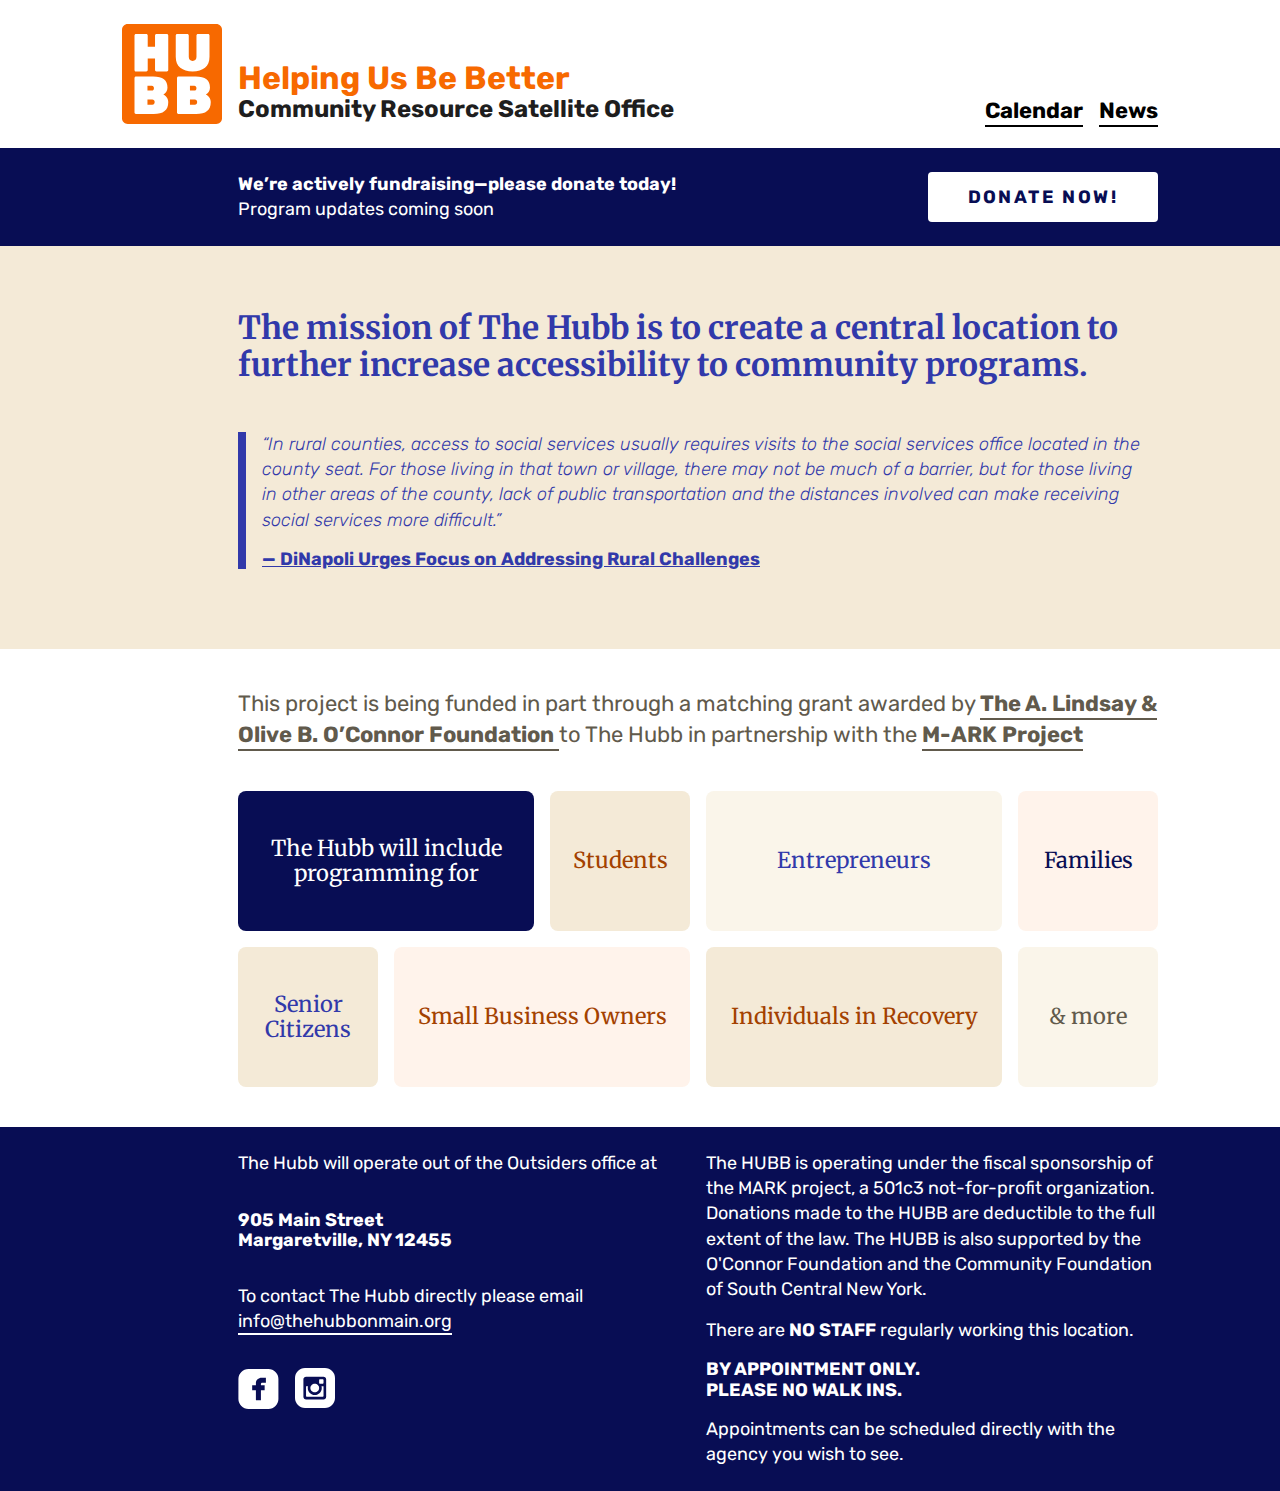
<file: index.html>
<html>

<head>
  <title>The Hubb — Helping us be better</title>
  <meta name='viewport' content='width=device-width, initial-scale=1'>
  <link rel="shortcut icon" type="image/png" href="favicon.ico" />
  <link rel='stylesheet' href='normalize.css' />
  <link rel='stylesheet' href='style.css' />
  <link rel='stylesheet' href='typography.css' />
  <link rel='stylesheet' href='tiles.css' />
  <link rel='stylesheet' href='popup.css' />

  <style>
    @import url('https://fonts.googleapis.com/css2?family=Merriweather:ital,wght@0,400;0,700;1,400&family=Rubik:ital,wght@0,300;0,400;0,700;1,300&display=swap');
  </style>
  <!-- mailchimp -->
  <script
    id="mcjs">!function (c, h, i, m, p) { m = c.createElement(h), p = c.getElementsByTagName(h)[0], m.async = 1, m.src = i, p.parentNode.insertBefore(m, p) }(document, "script", "https://chimpstatic.com/mcjs-connected/js/users/4f3fe2befd0e4e257c9ce1a21/e0c6c3286872f5731947b0f8a.js");</script>

</head>

<body>
  <div class="bodyWrapper">
    <!-- HEADER --------------------------------------------------------------->
    <div class="section">
      <div class="grid grid__fullplus">
        <a href="#" class="logo">
          <img src='logo.svg' alt="The Hubb logo" />
        </a>
        <div class="grid grid__full--subgrid">
          <div class="grid grid__half title-wrapper">
            <h1 class="typography__title">Helping Us Be Better</h1>
            <h2 class="typography__subtitle">Community Resource Satellite Office</h2>
          </div>
          <div class="links-wrapper">
            <a class="typography__beta--bold-link" href="./calendar.html">Calendar</a>
            <a class="typography__beta--bold-link" href="./news.html">News</a>
          </div>
        </div>
      </div>
    </div>
    <!-- CTA BANNER ----------------------------------------------------------->
    <div class="section section--CTA">
      <div class="grid grid__fullplus">
        <div class="grid grid__full--subgrid">
          <div class="grid grid__half">
            <p class="typography__alpha">
              <span class="typography__alpha--bold">
                We&rsquo;re actively fundraising—please donate today!
              </span>
              <br />
              Program updates coming soon
            </p>
          </div>
          <div class="grid grid__half">
            <a class="button" href="https://thehubb.betterworld.org/donate" target="blank">
              <span class="typography__alpha--caps">Donate now!</span>
            </a>
          </div>
        </div>
      </div>
    </div>
    <!-- HERO ----------------------------------------------------------------->
    <div class="section section--hero">
      <div class="grid grid__fullplus">
        <div class="hero-inner">
          <p class="typography__hero">The mission of The Hubb is to create a central location to further increase
            accessibility to community programs.</p>
          <div class="grid grid__two-thirds quote">
            <p class="typography__alpha--quote">
              &ldquo;In rural counties, access to social services usually requires
              visits to the social services office located in the county seat. For
              those living in that town or village, there may not be much of a
              barrier, but for those living in other areas of the county, lack of
              public transportation and the distances involved can make receiving
              social services more difficult.&rdquo;
            </p>
            <a class="typography__alpha--bold-link"
              href="https://www.osc.state.ny.us/press/releases/2023/09/dinapoli-urges-focus-addressing-rural-challenges"
              target="blank">
              — DiNapoli Urges Focus on Addressing Rural Challenges
            </a>
          </div>
        </div>
      </div>
    </div>
    <!-- FUNDING NOTE --------------------------------------------------------->
    <div class="section section--funding-note">
      <div class="grid grid__fullplus">
        <div>
          <p class="typography__beta neutral">This project is being funded in part through a matching grant awarded
            by
            <a class="typography__beta--bold-link" href="https://theoconnorfoundation.org/" target="blank">
              The A. Lindsay & Olive B. O&rsquo;Connor Foundation
            </a>
            to The Hubb in partnership with the
            <a class="typography__beta--bold-link" href="https://www.markproject.org/" target="blank">
              M-ARK Project
            </a>
          </p>
        </div>
      </div>
    </div>
    <!-- TILES ---------------------------------------------------------------->
    <div class="section section--tiles">
      <div class="grid grid__fullplus">
        <div class="tile-wrapper">
          <div class="tile tile--span2 blue8">
            <p class="typography__charlie">The Hubb will include programming for</p>
          </div>
          <div class="tile neutral4">
            <p class="typography__charlie orange10">Students</p>
          </div>
          <div class="tile tile--span2 neutral2">
            <p class="typography__charlie blue6">Entrepreneurs</p>
          </div>
          <div class="tile orange2">
            <p class="typography__charlie blue8">Families</p>
          </div>
          <div class="tile neutral4">
            <p class="typography__charlie blue6">Senior Citizens</p>
          </div>
          <div class="tile tile--span2 orange2">
            <p class="typography__charlie orange10">Small Business Owners</p>
          </div>
          <div class="tile tile--span2 neutral4">
            <p class="typography__charlie orange10">Individuals in Recovery</p>
          </div>
          <div class="tile neutral2">
            <p class="typography__charlie neutral8">& more</p>
          </div>
        </div>
      </div>
    </div>


    <!-- FOOTER --------------------------------------------------------------->
    <div class="section section--footer">
      <div class="grid grid__fullplus">
        <div class="grid grid__full--subgrid">
          <div class="grid grid__half">
            <p class="typography__alpha">
              The Hubb will operate out of the Outsiders office at
            </p>
            <p class="typography__alpha--bold">
              905 Main Street <br />
              Margaretville, NY 12455
            </p>

            <p class="typography__alpha">
              To contact The Hubb directly please email
              <a href="mailto:info@thehubbonmain.org" target="_blank"
                class="typography__alpha--link">info@thehubbonmain.org</a>
            </p>
            <div class="social-icons">

              <a href="https://www.facebook.com/profile.php?id=61550649696448" target="_blank"><img src="fb.svg" /></a>
              <a href="https://www.instagram.com/thehubbonmain/" target="_blank"><img src="insta.svg" /></a>
            </div>
            <br />

          </div>
          <div class="grid grid__half">
            <p class="typography__alpha">

              The HUBB is operating under the fiscal sponsorship of the MARK
              project, a 501c3 not-for-profit organization. Donations made to the HUBB are deductible to the full extent
              of the law. The HUBB is also supported by the O'Connor Foundation and the Community Foundation of South
              Central New York.
            </p>
            <p class="typography__alpha">
              There are
              <span class="typography__alpha--bold">
                NO STAFF
              </span>
              regularly working this location.
            </p>
            <p class="typography__alpha--bold">

              BY APPOINTMENT ONLY. <br />
              PLEASE NO WALK INS.
            </p>
            <p class="typography__alpha">
              Appointments can be scheduled directly with the agency you wish to
              see.
            </p>

          </div>
        </div>
      </div>
    </div>

    <script src="https://code.jquery.com/jquery-3.7.1.min.js"
      integrity="sha256-/JqT3SQfawRcv/BIHPThkBvs0OEvtFFmqPF/lYI/Cxo=" crossorigin="anonymous"></script>
    <script src="./script.js"></script>
</body>

</html>
</file>
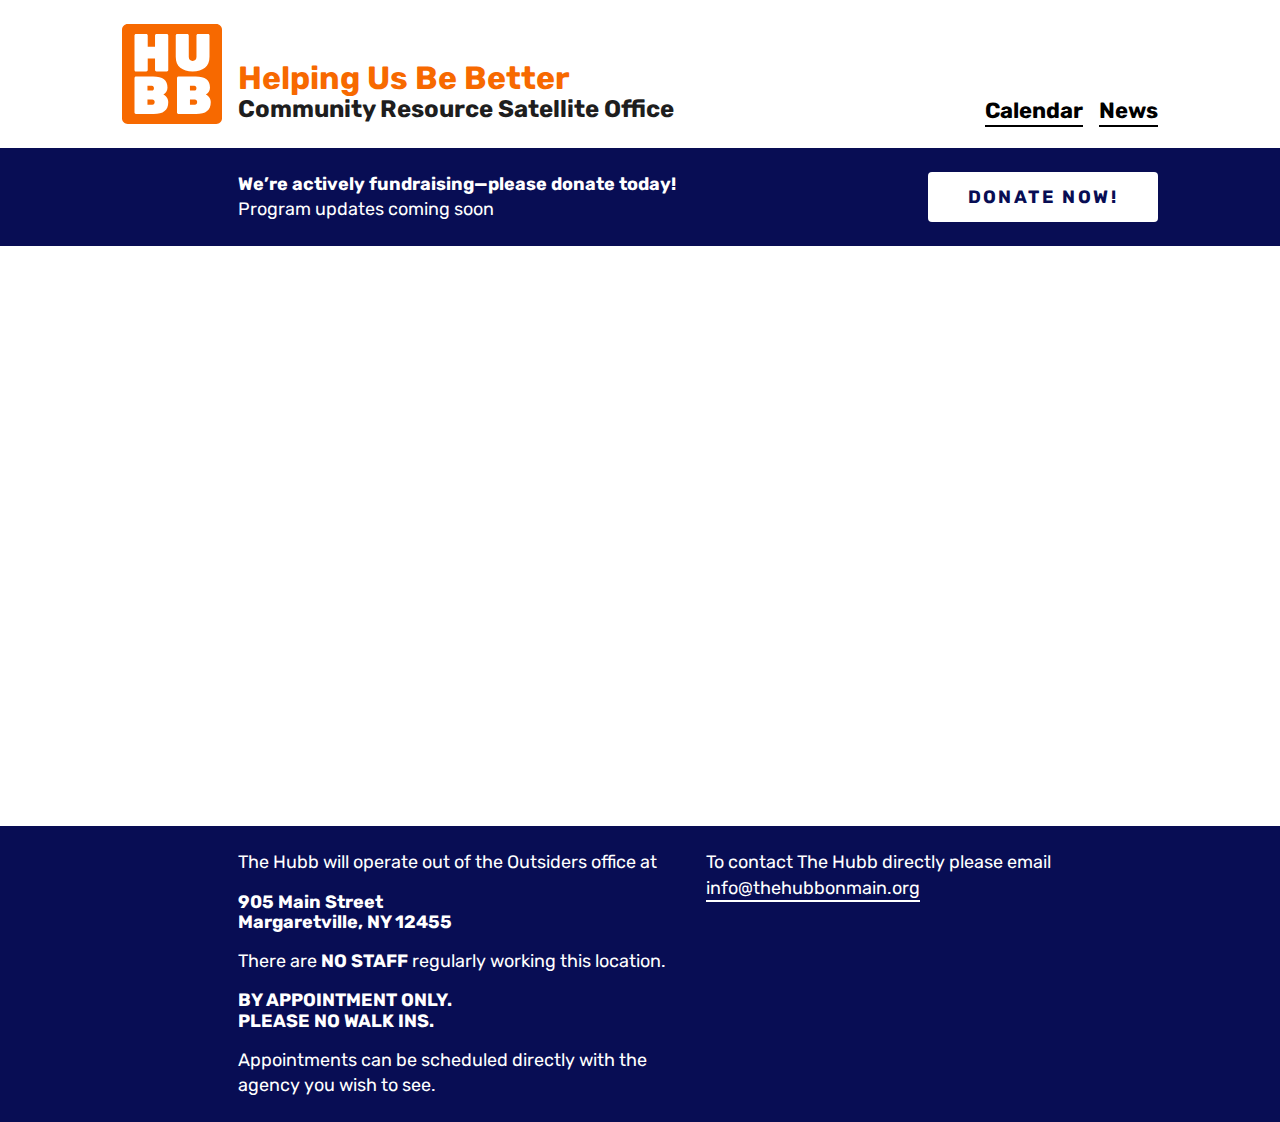
<file: calendar.html>
<html>

<head>
  <title>The Hubb — Helping us be better</title>
  <meta name='viewport' content='width=device-width, initial-scale=1'>
  <link rel="shortcut icon" type="image/png" href="favicon.ico" />
  <link rel='stylesheet' href='normalize.css' />
  <link rel='stylesheet' href='style.css' />
  <link rel='stylesheet' href='typography.css' />
  <link rel='stylesheet' href='tiles.css' />
  <link rel='stylesheet' href='popup.css' />

  <style>
    @import url('https://fonts.googleapis.com/css2?family=Merriweather:ital,wght@0,400;0,700;1,400&family=Rubik:ital,wght@0,300;0,400;0,700;1,300&display=swap');
  </style>

</head>

<body>
  <div class="bodyWrapper">
    <!-- HEADER --------------------------------------------------------------->
    <div class="section">
      <div class="grid grid__fullplus">
        <a href="./index.html" class="logo">
          <img src='logo.svg' alt="The Hubb logo" />
        </a>
        <div class="grid grid__full--subgrid">
          <div class="grid grid__half title-wrapper">
            <h1 class="typography__title">Helping Us Be Better</h1>
            <h2 class="typography__subtitle">Community Resource Satellite Office</h2>
          </div>
          <div class="links-wrapper">
            <a class="typography__beta--bold-link" href="./calendar.html">Calendar</a>
            <a class="typography__beta--bold-link" href="./news.html">News</a>
          </div>
        </div>
      </div>
    </div>
    <!-- CTA BANNER ----------------------------------------------------------->
    <div class="section section--CTA">
      <div class="grid grid__fullplus">
        <div class="grid grid__full--subgrid">
          <div class="grid grid__half">
            <p class="typography__alpha">
              <span class="typography__alpha--bold">
                We&rsquo;re actively fundraising—please donate today!
              </span>
              <br />
              Program updates coming soon
            </p>
          </div>
          <div class="grid grid__half">
            <a class="button" href="https://thehubb.betterworld.org/donate" target="blank">
              <span class="typography__alpha--caps">Donate now!</span>
            </a>
          </div>
        </div>
      </div>
    </div>

    <!-- NEWS IMAGES ---------------------------------------------------------->
    <div class="section section--news">
      <div class="grid grid__fullplus">
        <iframe src="https://calendar.google.com/calendar/embed?src=info%40thehubbonmain.org&ctz=America%2FNew_York"
          style="border: 0; width: 100%; height: 500px" frameborder="0"></iframe>
      </div>
    </div>


    <!-- FOOTER --------------------------------------------------------------->
    <div class="section section--footer">
      <div class="grid grid__fullplus">
        <div class="grid grid__full--subgrid">
          <div class="grid grid__half">
            <p class="typography__alpha">
              The Hubb will operate out of the Outsiders office at
            </p>
            <p class="typography__alpha--bold">
              905 Main Street <br />
              Margaretville, NY 12455
            </p>
            <p class="typography__alpha">
              There are
              <span class="typography__alpha--bold">
                NO STAFF
              </span>
              regularly working this location.
            </p>
            <p class="typography__alpha--bold">

              BY APPOINTMENT ONLY. <br />
              PLEASE NO WALK INS.
            </p>
            <p class="typography__alpha">
              Appointments can be scheduled directly with the agency you wish to
              see.
            </p>
          </div>
          <div class="grid grid__half">
            <p class="typography__alpha">
              To contact The Hubb directly please email
              <a href="mailto:info@thehubbonmain.org" target="_blank"
                class="typography__alpha--link">info@thehubbonmain.org</a>
            </p>
          </div>
        </div>
      </div>
    </div>

    <script src="https://code.jquery.com/jquery-3.7.1.min.js"
      integrity="sha256-/JqT3SQfawRcv/BIHPThkBvs0OEvtFFmqPF/lYI/Cxo=" crossorigin="anonymous"></script>
    <script src="./script.js"></script>
</body>

</html>
</file>
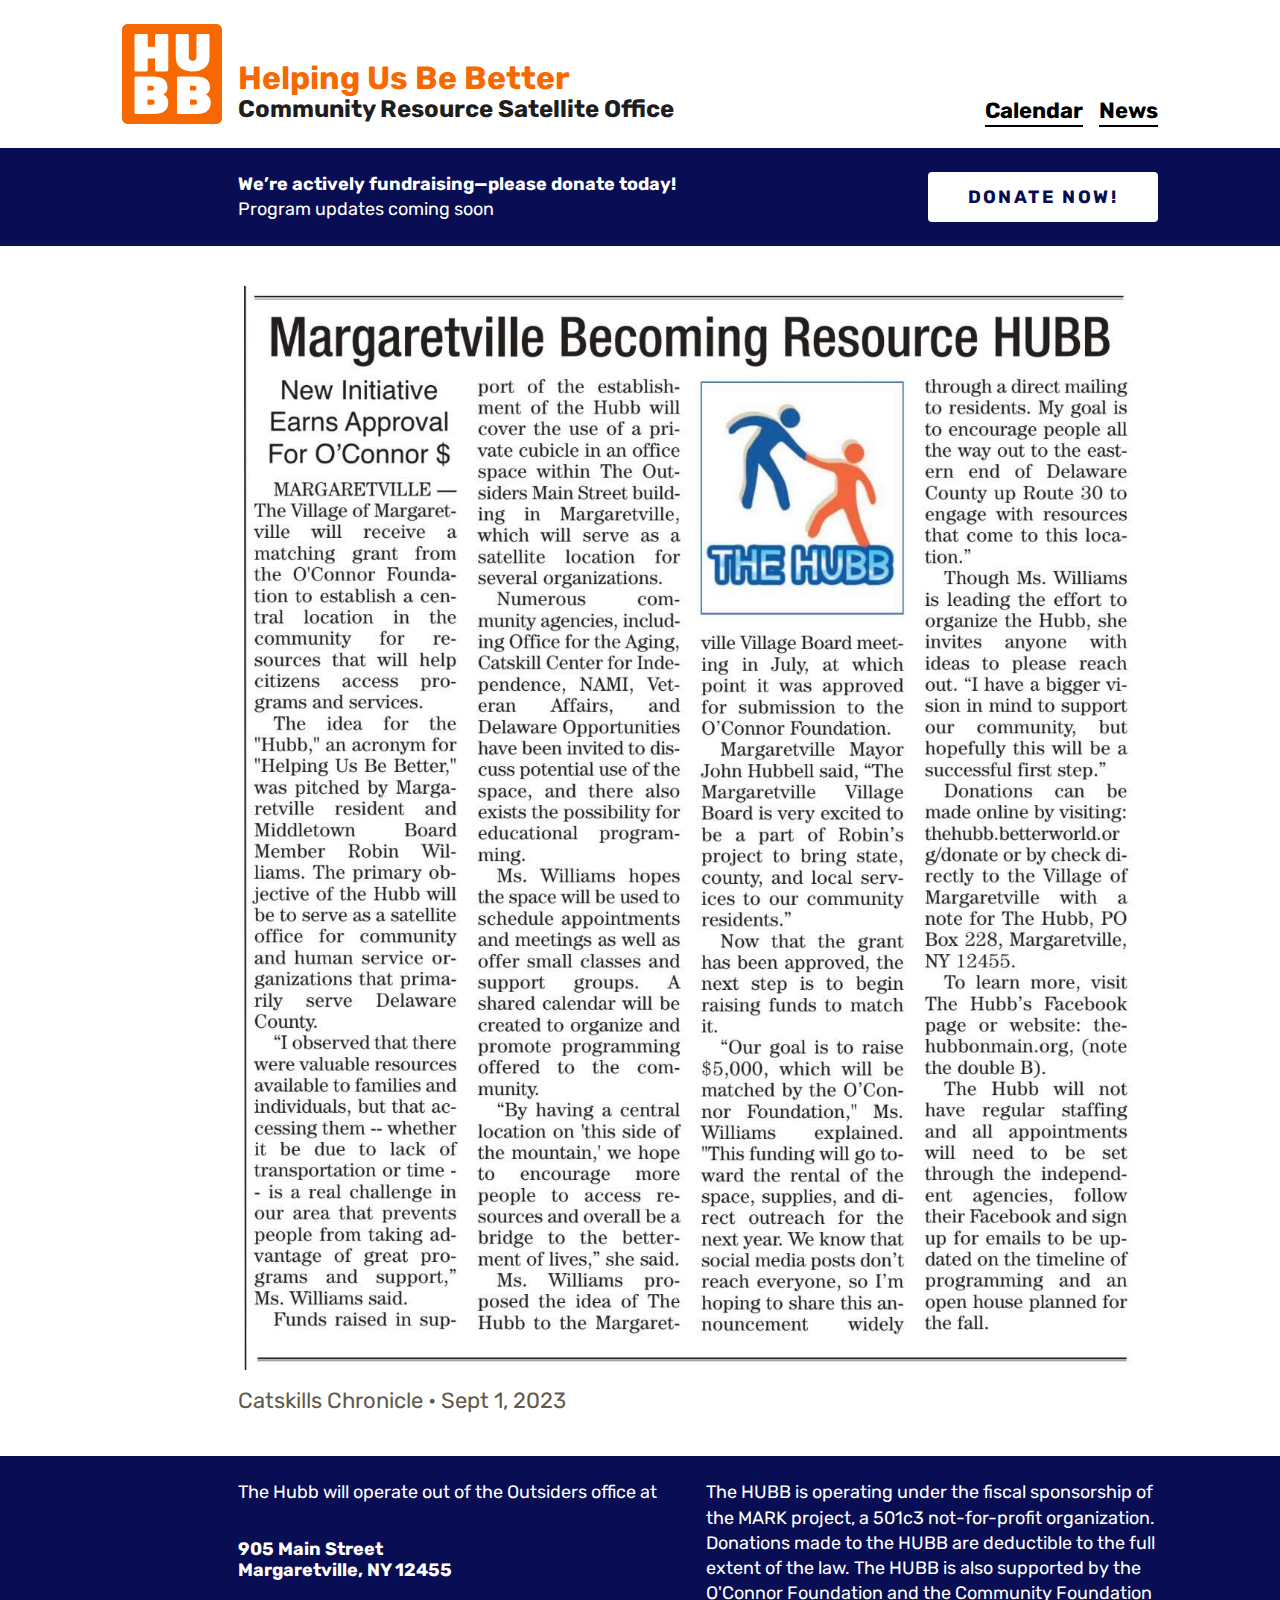
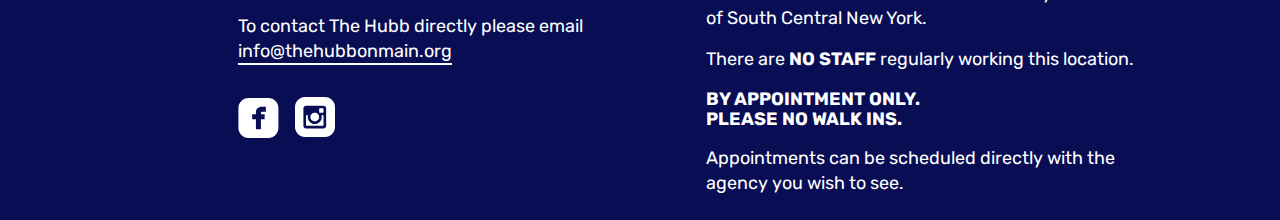
<file: news.html>
<html>

<head>
  <title>The Hubb — Helping us be better</title>
  <meta name='viewport' content='width=device-width, initial-scale=1'>
  <link rel="shortcut icon" type="image/png" href="favicon.ico" />
  <link rel='stylesheet' href='normalize.css' />
  <link rel='stylesheet' href='style.css' />
  <link rel='stylesheet' href='typography.css' />
  <link rel='stylesheet' href='tiles.css' />
  <link rel='stylesheet' href='popup.css' />

  <style>
    @import url('https://fonts.googleapis.com/css2?family=Merriweather:ital,wght@0,400;0,700;1,400&family=Rubik:ital,wght@0,300;0,400;0,700;1,300&display=swap');
  </style>

  <!-- mailchimp -->
  <script
    id="mcjs">!function (c, h, i, m, p) { m = c.createElement(h), p = c.getElementsByTagName(h)[0], m.async = 1, m.src = i, p.parentNode.insertBefore(m, p) }(document, "script", "https://chimpstatic.com/mcjs-connected/js/users/4f3fe2befd0e4e257c9ce1a21/e0c6c3286872f5731947b0f8a.js");</script>

</head>

<body>
  <div class="bodyWrapper">
    <!-- HEADER --------------------------------------------------------------->
    <div class="section">
      <div class="grid grid__fullplus">
        <a href="./index.html" class="logo">
          <img src='logo.svg' alt="The Hubb logo" />
        </a>
        <div class="grid grid__full--subgrid">
          <div class="grid grid__half title-wrapper">
            <h1 class="typography__title">Helping Us Be Better</h1>
            <h2 class="typography__subtitle">Community Resource Satellite Office</h2>
          </div>
          <div class="links-wrapper">
            <a class="typography__beta--bold-link" href="./calendar.html">Calendar</a>
            <a class="typography__beta--bold-link" href="./news.html">News</a>
          </div>
        </div>
      </div>
    </div>
    <!-- CTA BANNER ----------------------------------------------------------->
    <div class="section section--CTA">
      <div class="grid grid__fullplus">
        <div class="grid grid__full--subgrid">
          <div class="grid grid__half">
            <p class="typography__alpha">
              <span class="typography__alpha--bold">
                We&rsquo;re actively fundraising—please donate today!
              </span>
              <br />
              Program updates coming soon
            </p>
          </div>
          <div class="grid grid__half">
            <a class="button" href="https://thehubb.betterworld.org/donate" target="blank">
              <span class="typography__alpha--caps">Donate now!</span>
            </a>
          </div>
        </div>
      </div>
    </div>

    <!-- NEWS IMAGES ---------------------------------------------------------->
    <div class="section section--news">
      <div class="grid grid__fullplus">
        <img src="./news1.jpg" class="news-image" />
        <p class="typography__beta neutral">Catskills Chronicle • Sept 1, 2023
        </p>
      </div>
    </div>


    <!-- FOOTER --------------------------------------------------------------->
    <div class="section section--footer">
      <div class="grid grid__fullplus">
        <div class="grid grid__full--subgrid">
          <div class="grid grid__half">
            <p class="typography__alpha">
              The Hubb will operate out of the Outsiders office at
            </p>
            <p class="typography__alpha--bold">
              905 Main Street <br />
              Margaretville, NY 12455
            </p>

            <p class="typography__alpha">
              To contact The Hubb directly please email
              <a href="mailto:info@thehubbonmain.org" target="_blank"
                class="typography__alpha--link">info@thehubbonmain.org</a>
            </p>
            <div class="social-icons">

              <a href="https://www.facebook.com/profile.php?id=61550649696448" target="_blank"><img src="fb.svg" /></a>
              <a href="https://www.instagram.com/thehubbonmain/" target="_blank"><img src="insta.svg" /></a>
            </div>
            <br />

          </div>
          <div class="grid grid__half">
            <p class="typography__alpha">

              The HUBB is operating under the fiscal sponsorship of the MARK
              project, a 501c3 not-for-profit organization. Donations made to the HUBB are deductible to the full extent
              of the law. The HUBB is also supported by the O'Connor Foundation and the Community Foundation of South
              Central New York.
            </p>
            <p class="typography__alpha">
              There are
              <span class="typography__alpha--bold">
                NO STAFF
              </span>
              regularly working this location.
            </p>
            <p class="typography__alpha--bold">

              BY APPOINTMENT ONLY. <br />
              PLEASE NO WALK INS.
            </p>
            <p class="typography__alpha">
              Appointments can be scheduled directly with the agency you wish to
              see.
            </p>

          </div>
        </div>
      </div>
    </div>

    <script src="https://code.jquery.com/jquery-3.7.1.min.js"
      integrity="sha256-/JqT3SQfawRcv/BIHPThkBvs0OEvtFFmqPF/lYI/Cxo=" crossorigin="anonymous"></script>
    <script src="./script.js"></script>
</body>

</html>
</file>
<file: style.css>
@charset "UTF-8";

:root {
  --color-blue8: #080d54;
  --color-blue6: #3139aa;
  --color-blue4: #c6d2e7;
  --color-blue2: #eaeef6;
  --color-orange10: #a34100;
  --color-orange8: #f76900;
  --color-orange6: #ff9e57;
  --color-orange4: #fbd9c0;
  --color-orange2: #fff3eb;
  --color-neutral8: #615a4c;
  --color-neutral6: #a1957d;
  --color-neutral4: #f4ead7;
  --color-neutral2: #faf5ea;
  --color-black: #1e1e1e;
  --color-white: #ffffff;
  --color-google-blue: #3f51b5;

  --font-size-xxl: 32px;
  --font-size-lg: 22px;
  --font-size-md: 18px;
  --font-size-sm: 14px;

  --font-weight-bold: 700;
  --font-weight-regular: 400;
  --font-weight-light: 300;
}

body {
  position: relative;
}

h1,
h2,
h3,
p,
a {
  margin: 0;
}

/* grid --------------------------------------------------------------------- */
.grid {
  width: 100%;
  display: grid;
  gap: 16px;
}

.grid__fullplus {
  width: 100%;
  max-width: 1036px;
  margin: 0 100px;
  grid-template-columns: 100px repeat(6, 1fr);

  @media (max-width: 800px) {
    grid-template-columns: 32px repeat(3, 1fr);
  }
  & > * {
    grid-column: 2 / span 6;
    @media (max-width: 800px) {
      grid-column: 2 / span 3;
    }
  }
}

.grid__full--subgrid {
  grid-template-columns: repeat(6, 1fr);
  @media (max-width: 800px) {
    grid-template-columns: repeat(3, 1fr);
  }
}

.grid__two-thirds {
  grid-column: span 4;
  @media (max-width: 800px) {
    grid-column: span 3;
  }
}

.grid__two-thirds--subgrid {
  grid-column: span 4;
  grid-template-columns: repeat(4, 1fr);
  @media (max-width: 800px) {
    grid-column: span 3;
    grid-template-columns: repeat(3, 1fr);
  }
}

.grid__half {
  grid-column: span 3;
}

.grid__half--subgrid {
  grid-column: span 3;
  grid-template-columns: repeat(3, 1fr);
}

.grid__one-third {
  grid-column: span 2;
}

.grid__one-third--subgrid {
  grid-column: span 2;
  grid-template-columns: repeat(2, 1fr);
}

/* layout ------------------------------------------------------------------- */
.section {
  width: calc(100vw - 48px);
  display: grid;
  justify-items: center;
  align-content: center;

  background-color: white;
  padding: 24px;
}

.section--CTA {
  background-color: var(--color-blue8);
  color: var(--color-white);
  position: sticky;
  top: 0;

  & .grid__full--subgrid {
    justify-content: space-between;
  }
  & .button {
    justify-self: end;
    @media (max-width: 800px) {
      justify-self: unset;
    }
  }
}

.section--hero {
  padding: 64px 24px 80px 24px;
  background-color: var(--color-neutral4);
  & .hero-inner {
    width: 100%;
    display: grid;
    row-gap: 48px;
    @media (max-width: 800px) {
      row-gap: 24px;
    }
    & .typography__hero {
      grid-column: 1 / span 6;
    }
  }
  @media (max-width: 800px) {
    padding: 32px 24px 40px 24px;
  }
}
.quote {
  width: calc(100% - 24px);
  padding-left: 16px;
  border-left: 8px solid var(--color-blue6);
}

.section--news {
  background-color: var(--color-white);
  padding: 40px 24px;
}

.section--funding-note {
  background-color: var(--color-white);
  padding: 40px 24px 0 24px;
}

.section--tiles {
  background-color: var(--color-white);
  padding: 40px 24px;
}

.section--footer {
  background-color: var(--color-blue8);
  color: var(--color-white);

  & .grid__full--subgrid {
    justify-content: space-between;
  }
  & .button {
    justify-self: end;
    @media (max-width: 800px) {
      justify-self: unset;
    }
  }
}

/* wrappers ----------------------------------------------------------------- */
.bodyWrapper {
  width: 100vw;
  justify-items: center;
  align-content: center;
}

.title-wrapper {
  display: grid;
  grid-auto-rows: max-content;
  gap: 0;
  align-content: end;
  height: 100px;
  margin: 0;
  @media (max-width: 800px) {
    height: unset;
  }
}

.links-wrapper {
  display: grid;
  gap: 16px;

  justify-content: end;
  align-items: end;
  grid-template-columns: max-content max-content;

  grid-column: 4 / span 3;

  & > a {
    color: black;

    &:hover {
      color: var(--color-blue6);
    }
  }

  @media (max-width: 800px) {
    grid-column: 1 / span 3;
    justify-content: start;
  }
}

/* elements ----------------------------------------------------------------- */
.logo {
  position: fixed;
  top: 24px;
  z-index: 10;
  grid-column: 1 / span 1;
  & > img {
    width: 100px;
    height: 100px;
  }
  @media (max-width: 800px) {
    & > img {
      width: 32px;
      height: 32px;
    }
  }
}

.button {
  all: unset;
  display: grid;
  align-items: center;
  justify-content: center;
  padding: 8px 40px;
  background-color: var(--color-white);
  width: max-content;
  border-radius: 4px;
  color: var(--color-blue8);
  &:hover {
    background-color: var(--color-blue4);
    cursor: pointer;
  }
}

.news-image {
  width: 100%;
}

.social-icons {
  display: flex;
  gap: 16px;
  height: 30px;
  @media (max-width: 800px) {
    gap: 24px;
  }
}
</file>
<file: typography.css>
/* one-off --------------------------------------------------------------------- */
.typography__title {
  font-family: "Rubik", sans-serif;
  font-size: 32px;
  font-weight: var(--font-weight-bold);
  color: var(--color-orange8);
  margin: 0;
  @media (max-width: 800px) {
    font-size: var(--font-size-md);
  }
}
.typography__subtitle {
  font-family: "Rubik", sans-serif;
  font-size: 24px;
  color: var(--color-black);
  margin: 0;
  @media (max-width: 800px) {
    font-size: var(--font-size-sm);
  }
}

/* alpha -------------------------------------------------------------------- */
.typography__alpha {
  font-family: "Rubik", sans-serif;
  font-size: var(--font-size-md);
  line-height: 1.4;
  height: max-content;
  @media (max-width: 800px) {
    font-size: var(--font-size-sm);
  }
}

.typography__alpha--link {
  font-family: "Rubik", sans-serif;
  font-size: var(--font-size-md);
  border-bottom: 2px solid;
  padding-bottom: 1px;
  margin-bottom: -2.5px;
  cursor: pointer;
  text-decoration: none;
  color: inherit;
  @media (max-width: 800px) {
    font-size: var(--font-size-sm);
  }
}

.typography__alpha--bold {
  font-family: "Rubik", sans-serif;
  font-size: var(--font-size-md);
  font-weight: var(--font-weight-bold);
  @media (max-width: 800px) {
    font-size: var(--font-size-sm);
  }
}

.typography__alpha--caps {
  font-family: "Rubik", sans-serif;
  font-size: var(--font-size-md);
  font-weight: var(--font-weight-bold);
  text-transform: uppercase;
  letter-spacing: 2.4px;
  @media (max-width: 800px) {
    font-size: var(--font-size-sm);
  }
}

.typography__alpha--bold-link {
  font-family: "Rubik", sans-serif;
  font-size: var(--font-size-md);
  font-weight: var(--font-weight-bold);
  color: var(--color-blue6);
  cursor: pointer;
  &:hover {
    filter: brightness(125%);
  }
  @media (max-width: 800px) {
    font-size: var(--font-size-sm);
  }
}

.typography__alpha--quote {
  font-family: "Rubik", sans-serif;
  font-size: var(--font-size-md);
  font-style: italic;
  font-weight: var(--font-weight-light);
  line-height: 1.4;
  color: var(--color-blue6);
  @media (max-width: 800px) {
    font-size: var(--font-size-sm);
  }
}

.typography__alpha--light {
  font-family: "Rubik", sans-serif;
  font-size: var(--font-size-md);
  font-weight: var(--font-weight-light);
  color: var(--color-blue6);
  @media (max-width: 800px) {
    font-size: var(--font-size-sm);
  }
}

/* beta ----------------------------------------------------------------------*/
.typography__beta {
  font-family: "Rubik", sans-serif;
  font-size: var(--font-size-lg);
  line-height: 1.4;
  @media (max-width: 800px) {
    font-size: var(--font-size-md);
  }
  &.neutral,
  .typography__beta--bold-link {
    color: var(--color-neutral8);
  }
}

.typography__beta--bold {
  font-family: "Rubik", sans-serif;
  font-size: var(--font-size-lg);
  font-weight: var(--font-weight-bold);
  @media (max-width: 800px) {
    font-size: var(--font-size-md);
  }
}

.typography__beta--bold-link {
  font-family: "Rubik", sans-serif;
  font-size: var(--font-size-lg);
  font-weight: var(--font-weight-bold);
  border-bottom: 2px solid;
  padding-bottom: 1px;
  margin-bottom: -2.5px;
  cursor: pointer;
  text-decoration: none;
  @media (max-width: 800px) {
    font-size: var(--font-size-sm);
    border-bottom: 1px solid;
    padding-bottom: 0px;
    margin-bottom: 0px;
  }
}

.typography__beta--caps {
  font-family: "Rubik", sans-serif;
  font-size: var(--font-size-lg);
  font-weight: var(--font-weight-bold);
  text-transform: uppercase;
  letter-spacing: 2.4px;
  @media (max-width: 800px) {
    font-size: var(--font-size-md);
  }
}

/* charlie ------------------------------------------------------------------ */
.typography__charlie {
  font-family: "Merriweather", sans;
  font-size: var(--font-size-lg);
  text-align: center;
  @media (max-width: 800px) {
    font-size: var(--font-size-md);
  }
  &.orange10 {
    color: var(--color-orange10);
  }
  &.blue6 {
    color: var(--color-blue6);
  }
  &.blue8 {
    color: var(--color-blue8);
  }
  &.neutral8 {
    color: var(--color-neutral8);
  }
}

.typography__hero {
  font-family: "Merriweather", sans;
  font-size: var(--font-size-xxl);
  font-weight: var(--font-weight-bold);
  color: var(--color-blue6);
  @media (max-width: 800px) {
    font-size: var(--font-size-lg);
  }
}

.form-label {
  font-family: "Rubik", sans-serif;
  font-size: 14px;
  text-transform: uppercase;
  letter-spacing: 2.4px;
  color: white;
}
</file>
<file: tiles.css>
.tile-wrapper {
  grid-template-columns: repeat(6, 1fr);
  display: grid;
  grid-template-rows: repeat(2, max-content);
  gap: 16px;
  @media (max-width: 800px) {
    grid-template-columns: repeat(3, 1fr);
    gap: 8px;
  }
}

.tile {
  /* width: 140px; */
  width: calc(100% - 16px);
  grid-column: span 1;
  height: calc(140px - 16px);
  display: grid;
  align-items: center;
  justify-content: center;
  padding: 8px;
  border-radius: 8px;
  color: white;
  @media (max-width: 800px) {
    height: calc(100px - 16px);
  }
  &.tile--span2 {
    grid-column: span 2;
  }

  &.blue8 {
    background-color: var(--color-blue8);
  }
  &.orange2 {
    background-color: var(--color-orange2);
  }
  &.neutral4 {
    background-color: var(--color-neutral4);
  }
  &.neutral2 {
    background-color: var(--color-neutral2);
  }
}
</file>
<file: popup.css>
#popup {
  display: block;
  @media (max-width: 800px) {
    display: none;
  }
}
.popup__scrim {
  position: fixed;
  top: 0;
  left: 0;
  z-index: 100;

  display: grid;
  justify-content: center;
  align-content: center;

  height: 100vh;
  width: 100vw;
  background-color: rgba(90, 90, 90, 0.7);
}

.popup {
  background-color: var(--color-white);
  width: 600px;
  box-shadow: 0 0 10px 12px rgba(0, 0, 0, 0.1);
  @media (max-width: 800px) {
    width: 100%;
  }
}

.popup__close-text {
  font-family: "Rubik", sans-serif;
  font-size: 16px;
  text-transform: uppercase;
  letter-spacing: 2.4px;
  color: white;
  text-align: end;
  padding-bottom: 8px;
  cursor: pointer;
}

.form {
  width: 600px;
  height: 400px;
  @media (max-width: 800px) {
    width: 100%;
  }
}
</file>
